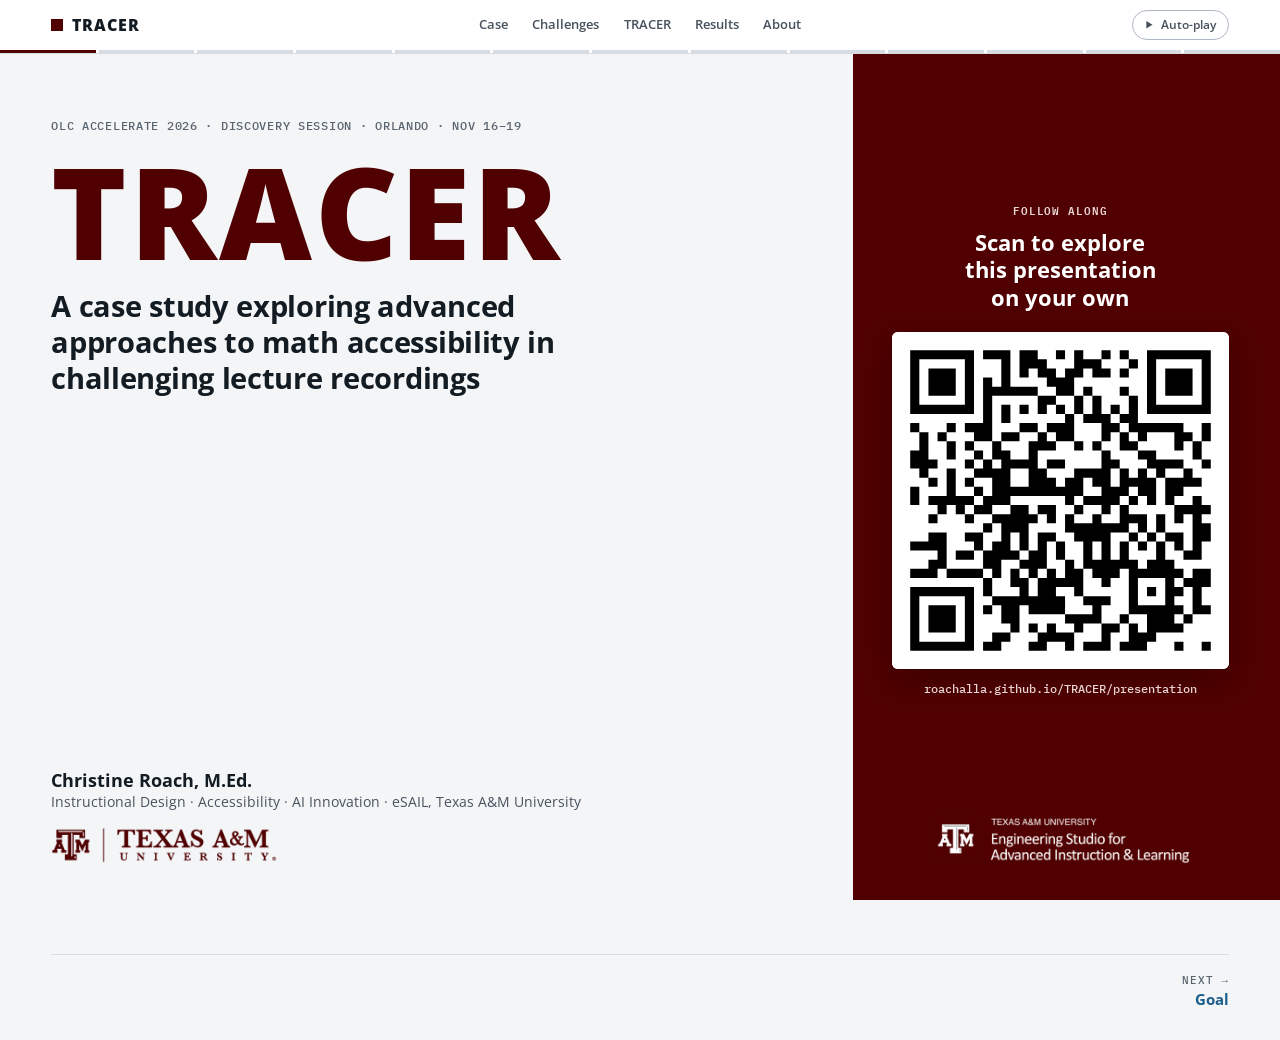
<file: docs/presentation/index.html>
<!doctype html>
<html lang="en">
<head>
<meta charset="utf-8">
<meta name="viewport" content="width=device-width, initial-scale=1, viewport-fit=cover">
<style>:root{color-scheme:light;padding-top:env(safe-area-inset-top,0px);padding-bottom:env(safe-area-inset-bottom,0px)}body{margin:0;font:14px system-ui,-apple-system,'Segoe UI',sans-serif}img{max-width:100%}[hidden]{display:none!important}</style>
<style>@font-face {
  font-family: 'IBM Plex Mono';
  font-style: normal;
  font-weight: 400;
  font-display: swap;
  src: url([data-uri]) format('woff2');
  unicode-range: U+0000-00FF, U+0131, U+0152-0153, U+02BB-02BC, U+02C6, U+02DA, U+02DC, U+0304, U+0308, U+0329, U+2000-206F, U+20AC, U+2122, U+2191, U+2193, U+2212, U+2215, U+FEFF, U+FFFD;
}
@font-face {
  font-family: 'IBM Plex Mono';
  font-style: normal;
  font-weight: 500;
  font-display: swap;
  src: url([data-uri]) format('woff2');
  unicode-range: U+0000-00FF, U+0131, U+0152-0153, U+02BB-02BC, U+02C6, U+02DA, U+02DC, U+0304, U+0308, U+0329, U+2000-206F, U+20AC, U+2122, U+2191, U+2193, U+2212, U+2215, U+FEFF, U+FFFD;
}
@font-face {
  font-family: 'IBM Plex Mono';
  font-style: normal;
  font-weight: 600;
  font-display: swap;
  src: url([data-uri]) format('woff2');
  unicode-range: U+0000-00FF, U+0131, U+0152-0153, U+02BB-02BC, U+02C6, U+02DA, U+02DC, U+0304, U+0308, U+0329, U+2000-206F, U+20AC, U+2122, U+2191, U+2193, U+2212, U+2215, U+FEFF, U+FFFD;
}
@font-face {
  font-family: 'Open Sans';
  font-style: italic;
  font-weight: 400;
  font-stretch: 100%;
  font-display: swap;
  src: url([data-uri]) format('woff2');
  unicode-range: U+0370-0377, U+037A-037F, U+0384-038A, U+038C, U+038E-03A1, U+03A3-03FF;
}
@font-face {
  font-family: 'Open Sans';
  font-style: italic;
  font-weight: 400;
  font-stretch: 100%;
  font-display: swap;
  src: url([data-uri]) format('woff2');
  unicode-range: U+0000-00FF, U+0131, U+0152-0153, U+02BB-02BC, U+02C6, U+02DA, U+02DC, U+0304, U+0308, U+0329, U+2000-206F, U+20AC, U+2122, U+2191, U+2193, U+2212, U+2215, U+FEFF, U+FFFD;
}
@font-face {
  font-family: 'Open Sans';
  font-style: normal;
  font-weight: 400 800;
  font-stretch: 100%;
  font-display: swap;
  src: url([data-uri]) format('woff2');
  unicode-range: U+0370-0377, U+037A-037F, U+0384-038A, U+038C, U+038E-03A1, U+03A3-03FF;
}
@font-face {
  font-family: 'Open Sans';
  font-style: normal;
  font-weight: 400 800;
  font-stretch: 100%;
  font-display: swap;
  src: url([data-uri]) format('woff2');
  unicode-range: U+0000-00FF, U+0131, U+0152-0153, U+02BB-02BC, U+02C6, U+02DA, U+02DC, U+0304, U+0308, U+0329, U+2000-206F, U+20AC, U+2122, U+2191, U+2193, U+2212, U+2215, U+FEFF, U+FFFD;
}</style>
<title>TRACER at OLC Accelerate</title>
<meta name="claude:viewport-fit-sides" content="cover">
<style>
/* Layout: an evidence trail. Every page reads left to right, problem -> approach -> outcome, joined by one trace line.
   Maroon is the institution (title panel, wordmark, current section). Blue is the trace: sequence and interaction.
   Green is reserved for verified results. */
:root{
  --bg:#f3f5f7; --surface:#ffffff; --sunk:#e8ecf0;
  --ink:#131b23; --mut:#47525e; --faint:#59646f;
  --line:#d6dce2; --line2:#aeb8c2;
  --maroon:#500000; --maroon-ink:#500000; --on-maroon:#ffffff; --on-maroon-mut:#e9d4d4;
  --trace:#1b5e8c; --trace-ink:#1b5e8c; --trace-soft:#e1ecf5;
  --good:#2b6c45; --good-soft:#e3efe7;
  --logo:none; --shade:rgba(10,20,30,.55);
  --display:"Open Sans","Segoe UI",system-ui,sans-serif;
  --body:"Open Sans","Segoe UI",system-ui,sans-serif;
  --mono:"IBM Plex Mono",Consolas,ui-monospace,monospace;
  --gut:clamp(16px,4vw,64px); --max:1320px; --barh:3.25rem;
}
@media (prefers-color-scheme:dark){:root:not([data-theme="light"]){
  --bg:#0e1318; --surface:#151c23; --sunk:#1c252e;
  --ink:#e6eaee; --mut:#b0bac4; --faint:#939eaa;
  --line:#26313b; --line2:#3d4a57;
  --maroon:#500000; --maroon-ink:#eaa9a9; --on-maroon:#ffffff; --on-maroon-mut:#e9d4d4;
  --trace:#3d86bd; --trace-ink:#8cc0e8; --trace-soft:#132637;
  --good:#7cc79a; --good-soft:#142a1d;
  --logo:brightness(0) invert(.92); --shade:rgba(0,0,0,.7);
  color-scheme:dark}}
:root[data-theme="dark"]{
  --bg:#0e1318; --surface:#151c23; --sunk:#1c252e;
  --ink:#e6eaee; --mut:#b0bac4; --faint:#939eaa;
  --line:#26313b; --line2:#3d4a57;
  --maroon:#500000; --maroon-ink:#eaa9a9; --on-maroon:#ffffff; --on-maroon-mut:#e9d4d4;
  --trace:#3d86bd; --trace-ink:#8cc0e8; --trace-soft:#132637;
  --good:#7cc79a; --good-soft:#142a1d;
  --logo:brightness(0) invert(.92); --shade:rgba(0,0,0,.7);
  color-scheme:dark}

*{box-sizing:border-box}
html{-webkit-text-size-adjust:100%;font-size:clamp(15px,.45vw + 9.5px,20px)}
body{margin:0;min-height:100svh;display:flex;flex-direction:column;background:var(--bg);color:var(--ink);font:400 1rem/1.55 var(--body);-webkit-font-smoothing:antialiased}
body::before{content:"";position:fixed;inset:0 0 auto;height:env(safe-area-inset-top,0px);z-index:30;background:var(--surface)}
h1,h2,h3,p,ul,ol,figure{margin:0}
h1,h2,h3{text-wrap:balance}
p,li{text-wrap:pretty}
a{color:var(--trace-ink)}
:focus-visible{outline:2px solid var(--trace);outline-offset:3px;border-radius:2px}
i.v{font-family:"Times New Roman",Georgia,serif;font-size:1.06em}
.sr{position:absolute;width:1px;height:1px;padding:0;margin:-1px;overflow:hidden;clip:rect(0,0,0,0);white-space:nowrap;border:0}
.wrap{width:100%;max-width:var(--max);margin:0 auto;padding-left:max(var(--gut),env(safe-area-inset-left,0px));padding-right:max(var(--gut),env(safe-area-inset-right,0px))}
.mono{font-family:var(--mono)}
.label{font:600 .72rem/1.3 var(--mono);letter-spacing:.08em;text-transform:uppercase;color:var(--faint)}
.label.ok{color:var(--good)}
.small{font-size:.875rem;color:var(--mut)}
mark{background:var(--trace-soft);color:inherit;padding:0 .2em;border-radius:2px}

/* ---------- top bar ---------- */
.site{position:sticky;top:env(safe-area-inset-top,0px);z-index:20;background:var(--surface);border-bottom:1px solid var(--line)}
.site .wrap{max-width:none;display:grid;grid-template-columns:minmax(0,1fr) auto minmax(0,1fr);align-items:stretch;gap:clamp(12px,2.5vw,36px);height:var(--barh)}
.site .brand{justify-self:start}
.site .ap{justify-self:end}
.brand{display:flex;align-items:center;gap:.55rem;text-decoration:none;color:var(--ink);white-space:nowrap}
.brand i{width:.8rem;height:.8rem;background:var(--maroon);display:block}
.brand span{font:800 1.05rem/1 var(--display);font-stretch:118%;letter-spacing:.06em}
.menu{display:flex;min-width:0;overflow-x:auto;scrollbar-width:none}
.menu::-webkit-scrollbar{display:none}
.menu a{display:flex;align-items:center;padding:0 .8rem;color:var(--mut);text-decoration:none;font:600 .875rem/1 var(--body);white-space:nowrap;box-shadow:inset 0 -3px 0 transparent}
.menu a:hover{color:var(--ink)}
.menu a[aria-current="page"]{color:var(--ink);box-shadow:inset 0 -3px 0 var(--maroon)}
.ap{margin:auto 0 auto auto;flex:none;height:2rem;display:inline-flex;align-items:center;gap:.4rem;padding:0 .8rem 0 .65rem;border:1px solid var(--line2);border-radius:999px;background:none;color:var(--mut);font:600 .8rem/1 var(--body);cursor:pointer}
.ap:hover,.ap[aria-pressed="true"]{color:var(--ink);border-color:var(--trace)}
.ap svg{width:.75rem;height:.75rem}
.track{display:grid;grid-auto-flow:column;grid-auto-columns:1fr;gap:3px;height:3px;background:var(--surface)}
.track i{background:var(--line);transition:background .3s}
.track i.on{background:var(--trace)}
.track i.now{background:var(--maroon)}
.site.playing .track i.now{animation:tick var(--ap-ms,25s) linear}
@keyframes tick{from{opacity:.35}to{opacity:1}}
@media (max-width:760px){.site .wrap{grid-template-columns:auto minmax(0,1fr) auto}.menu{mask-image:linear-gradient(90deg,#000 85%,transparent)}.menu a{padding:0 .6rem}.ap .apt{display:none}.ap{width:2rem;padding:0;justify-content:center}}

/* ---------- page frame ---------- */
main{flex:1;display:flex;flex-direction:column}
.page:not([hidden]){flex:1;display:flex;flex-direction:column}
.page>.wrap{flex:1;padding-block:clamp(1.75rem,5vh,3.5rem) 0}
.ph{display:grid;gap:.6rem;margin-bottom:clamp(1.75rem,5vh,3rem)}
.ph .row{display:flex;flex-wrap:wrap;align-items:baseline;gap:.4rem 1.5rem}
.ph .cnt{font:500 .72rem/1 var(--mono);color:var(--faint);letter-spacing:.08em;font-variant-numeric:tabular-nums}
.subnav{display:flex;flex-wrap:wrap;gap:.2rem 1.1rem;margin-left:auto}
.subnav a{font:600 .82rem/1.2 var(--body);color:var(--faint);text-decoration:none;padding:.3rem 0}
.subnav a:hover{color:var(--ink)}
.subnav a[aria-current="page"]{color:var(--ink);box-shadow:inset 0 -2px 0 var(--trace)}
.ph h1{font:800 clamp(2rem,3.6vw,3.4rem)/1.04 var(--display);font-stretch:112%;letter-spacing:-.015em;max-width:24ch}
.lead{font-size:clamp(1.05rem,1.4vw,1.3rem);line-height:1.5;color:var(--mut);max-width:60ch}
.lead b{color:var(--ink);font-weight:700}
@media (prefers-reduced-motion:no-preference){.page:not([hidden])>.wrap,.page:not([hidden]) .home{animation:rise .3s ease-out}@keyframes rise{from{transform:translateY(8px)}}}

/* ---------- pager ---------- */
.pager .wrap>div{display:flex;justify-content:space-between;gap:1rem;border-top:1px solid var(--line);margin-top:clamp(2.25rem,6vh,4rem);padding-block:1.2rem 2rem}
.pager a{display:grid;gap:.15rem;text-decoration:none;color:var(--ink);max-width:48%}
.pager small{font:500 .72rem/1.3 var(--mono);letter-spacing:.08em;text-transform:uppercase;color:var(--faint)}
.pager span{font:700 1rem/1.3 var(--display);font-stretch:108%}
.pager a.next{margin-left:auto;text-align:right}
.pager a.next span{color:var(--trace-ink)}
.pager a:hover span{text-decoration:underline;text-underline-offset:3px}

/* ---------- HOME ---------- */
/* Home: title two thirds, a maroon third that exists for one job: the QR code visitors scan */
.home{display:grid;grid-template-columns:minmax(0,2fr) minmax(0,1fr);min-height:calc(100svh - var(--barh) - 4px)}
.intro{display:flex;flex-direction:column;justify-content:space-between;gap:clamp(2rem,5vh,3.5rem);
  padding-block:clamp(2rem,7vh,5rem) clamp(1.5rem,4vh,2.75rem);padding-left:max(var(--gut),env(safe-area-inset-left,0px));padding-right:clamp(1.5rem,4.5vw,5rem)}
.intro .kick{font:500 .78rem/1.5 var(--mono);letter-spacing:.06em;text-transform:uppercase;color:var(--faint)}
.intro h1{font:800 clamp(4rem,10vw,9.5rem)/.9 var(--display);letter-spacing:.02em;font-kerning:normal;color:var(--maroon-ink);margin-top:1.2rem}
.intro .sub{font:700 clamp(1.4rem,2.3vw,2.25rem)/1.22 var(--display);letter-spacing:-.01em;max-width:30ch;margin-top:1.4rem}
.intro .case{display:inline-flex;align-items:center;gap:.6rem;margin-top:1.3rem;font:600 1rem/1.3 var(--body);color:var(--trace-ink)}
.intro .case::before{content:"";width:2.2rem;height:2px;background:var(--trace)}
.acro{list-style:none;padding:0;display:grid;grid-template-columns:repeat(6,minmax(0,1fr));border-top:2px solid var(--line2)}
.acro li{display:grid;gap:.15rem;padding:.9rem .5rem 0 0;font:600 clamp(.8rem,1vw,.98rem)/1.2 var(--body);color:var(--mut)}
.acro b{font:800 clamp(1.8rem,2.6vw,2.6rem)/1 var(--display);color:var(--maroon-ink)}
.who{display:flex;flex-wrap:wrap;justify-content:space-between;align-items:center;gap:1rem 2rem}
.who b{display:block;font:700 1.15rem/1.3 var(--display)}
.who span{display:block;font-size:.9rem;color:var(--mut);line-height:1.5}
.who .tamu{display:block;height:2.4rem;width:auto;filter:var(--logo)}
.panel{background:var(--maroon);color:var(--on-maroon);display:flex;flex-direction:column;justify-content:space-between;align-items:center;gap:2rem;text-align:center;
  padding-block:clamp(2rem,7vh,5rem) clamp(1.5rem,4vh,2.75rem);padding-left:clamp(1.25rem,3vw,3rem);padding-right:max(var(--gut),env(safe-area-inset-right,0px))}
.scan{display:grid;justify-items:center;gap:.8rem;width:100%;margin-block:auto}
.panel .label{color:var(--on-maroon-mut)}
.scanh{font:700 clamp(1.15rem,1.7vw,1.6rem)/1.25 var(--display);max-width:16ch}
.qrbig{width:min(100%,24rem,46vh);aspect-ratio:1;background:#fff;border-radius:6px;display:grid;place-items:center;font:500 .9rem/1 var(--mono);color:#59646f;margin-top:.6rem;box-shadow:0 10px 30px rgba(0,0,0,.25)}
.panel img{display:block;width:min(17rem,85%);height:auto}
.panel img.qrbig{width:min(100%,24rem,46vh);height:auto;padding:0;display:block}
.qrurl{font:500 .8rem/1.3 var(--mono);color:var(--on-maroon-mut);overflow-wrap:anywhere}
img.qrbox{display:block;height:auto}

/* ---------- THE CASE ---------- */
.case-grid{display:grid;grid-template-columns:minmax(0,1fr) minmax(0,1fr);gap:clamp(2rem,6vw,6rem);align-items:start}
.tiles{list-style:none;padding:0;display:grid;grid-template-columns:repeat(3,minmax(0,1fr));gap:1rem}
.tiles a{display:grid;gap:.6rem;align-content:start;min-height:6.5rem;padding:1.1rem 1.25rem;background:var(--surface);border:1px solid var(--line);border-top:3px solid var(--trace);border-radius:3px;text-decoration:none;color:var(--ink);font:700 1.2rem/1.3 var(--display)}
.tiles a:hover{border-color:var(--trace)}
.tiles span{font:500 .8rem/1 var(--mono);color:var(--trace-ink)}
/* the QR card shown in the corner of every page except Home (Home has the large one) */
.qrfix{position:fixed;z-index:15;right:max(1rem,env(safe-area-inset-right,0px));bottom:calc(1rem + env(safe-area-inset-bottom,0px));width:var(--qrw);display:grid;gap:.45rem;justify-items:center;text-align:center;
  padding:.75rem .75rem .65rem;background:var(--maroon);color:var(--on-maroon);border-radius:6px;box-shadow:0 8px 24px rgba(0,0,0,.25)}
.qrfix .qrbox{width:100%;aspect-ratio:1;background:#fff;border-radius:3px;display:grid;place-items:center;font:500 .75rem/1 var(--mono);color:#59646f}
.qrfix p{font:700 .85rem/1.25 var(--body)}
:root{--qrw:10.5rem}
body.qr .page>.wrap,body.qr .pager .wrap{padding-right:max(var(--gut),env(safe-area-inset-right,0px),calc(var(--qrw) + 2.5rem - (100vw - var(--max)) / 2))}
@media (max-width:760px){.qrfix{display:none}body.qr .page>.wrap,body.qr .pager .wrap{padding-right:max(var(--gut),env(safe-area-inset-right,0px))}}
.ph h1.big{max-width:30ch;font-size:clamp(2rem,3.4vw,3.2rem);line-height:1.12}
.ph h1 .goal{color:var(--trace-ink)}
.context{display:grid;gap:1rem;font-size:clamp(1.05rem,1.3vw,1.25rem);line-height:1.55;max-width:38rem}
.context h2{font:700 1.2rem/1.3 var(--display);margin-top:1rem;padding-top:1.2rem;border-top:3px solid var(--trace)}
.index{list-style:none;padding:0;counter-reset:c}
.index li{counter-increment:c;border-top:1px solid var(--line)}
.index li:last-child{border-bottom:1px solid var(--line)}
.index a{display:grid;grid-template-columns:2.4rem minmax(0,1fr) auto;gap:.15rem .5rem;align-items:baseline;padding:.8rem 0;text-decoration:none;color:var(--ink)}
.index a::before{content:counter(c,decimal-leading-zero);font:500 .78rem/1 var(--mono);color:var(--trace-ink);grid-row:1/3}
.index a::after{content:"→";grid-column:3;grid-row:1/3;align-self:center;color:var(--faint);transition:transform .15s}
.index a:hover::after{transform:translateX(4px);color:var(--trace-ink)}
.index h2{font:700 1.15rem/1.3 var(--display);font-stretch:106%}
.index p{grid-column:2;font-size:.9rem;color:var(--mut)}

/* ---------- challenge pages: one trace across three stages ---------- */
.flow{display:grid;grid-template-columns:minmax(0,.85fr) minmax(0,1.15fr) minmax(0,1.1fr)}
.flow.two{grid-template-columns:minmax(0,.9fr) minmax(0,1.4fr)}
.flow.wide1{grid-template-columns:minmax(0,1.45fr) minmax(0,1fr) minmax(0,1fr)}
.flow{counter-reset:st}
.stage{counter-increment:st;display:grid;gap:1rem;align-content:start;min-width:0;padding-right:clamp(1.25rem,2.8vw,3rem);border-top:3px solid var(--trace)}
.stage:last-child{padding-right:0}
.node{display:flex;align-items:center;gap:0;margin-top:calc(-1rem - 1.5px)}
.node::before{content:counter(st);width:2rem;height:2rem;border-radius:50%;background:var(--trace);color:#fff;display:grid;place-items:center;font:700 .95rem/1 var(--body);flex:none;box-shadow:0 0 0 4px var(--bg)}
.node .label{font:700 1.05rem/1.2 var(--body);letter-spacing:0;text-transform:none;color:var(--ink);background:var(--bg);padding:0 .7rem 0 .6rem}
.stage.res{border-top-color:var(--good)}
.stage.res .node::before{background:var(--good)}
.stage.res .node .label{color:var(--good)}
.stage h2{font:700 1.3rem/1.25 var(--display);font-stretch:106%;letter-spacing:-.005em}
.stage>p{font-size:.98rem}
.stage>p.small{font-size:.9rem}
.tools{list-style:none;padding:0;display:flex;flex-wrap:wrap;gap:.45rem}
.tools li{font:500 .8rem/1 var(--mono);padding:.45rem .6rem;border:1px solid var(--line2);border-radius:3px;background:var(--surface)}
.steps{list-style:none;padding:0;display:grid;gap:1rem;counter-reset:s}
.steps li{counter-increment:s;display:grid;grid-template-columns:2rem minmax(0,1fr);row-gap:.15rem}
.steps li::before{content:counter(s,decimal-leading-zero);grid-row:1/4;font:500 .78rem/1.7 var(--mono);color:var(--trace-ink)}
.steps b{font-weight:700;font-size:.98rem;line-height:1.4}
.steps p{font-size:.88rem;color:var(--mut);line-height:1.45}
.chip{justify-self:start;margin-top:.3rem;font:500 .68rem/1 var(--mono);letter-spacing:.02em;padding:.32rem .45rem;border-radius:3px;border:1px solid var(--line2);color:var(--mut);background:var(--surface)}
.chip.llm{border-color:var(--trace);color:var(--trace-ink);background:var(--trace-soft)}
.chip.human{border-color:var(--good);color:var(--good);background:var(--good-soft)}
.notes{list-style:none;padding:0;display:grid}
.notes li{padding:.7rem 0;border-top:1px solid var(--line);font-size:.95rem;line-height:1.5;color:var(--ink)}
.notes li:first-child{border-top:0;padding-top:0}
.notes b{color:var(--ink)}
.stat{display:grid;gap:.3rem}
.stat .n{font:900 clamp(3rem,6.2vw,5.4rem)/.95 var(--display);font-stretch:112%;letter-spacing:-.03em;color:var(--maroon-ink);font-variant-numeric:tabular-nums}
.stat p{font-size:1rem;max-width:30ch}
.tip{border:1px solid var(--line2);border-radius:4px;padding:.75rem .9rem;font-size:.9rem;background:var(--surface)}
.tip b{font-family:var(--mono);font-size:.72rem;letter-spacing:.08em;text-transform:uppercase;color:var(--trace-ink);display:block;margin-bottom:.2rem}

/* evidence: a reading and the source it traces to */
.ev{display:grid;gap:.25rem;border-left:2px solid var(--line2);padding:.1rem 0 .1rem .9rem}
.ev p{font-size:.98rem}
.ev.gen p{color:var(--mut)}
.ev.ok{border-left-color:var(--good)}
.ev.ok .label{color:var(--good)}
.heard{display:grid}
.heard div{display:grid;grid-template-columns:6.2rem minmax(0,1fr) 1.1rem;gap:.75rem;align-items:center;padding:.6rem 0;border-top:1px solid var(--line);font-size:.92rem}
.heard div:first-child{border-top:0;padding-top:0}
.heard b{font:500 .75rem/1.2 var(--mono);color:var(--faint)}
.heard svg{width:1.05rem;height:1.05rem}
.heard .no{color:var(--faint)}.heard .yes{color:var(--good)}
.heard .src{background:var(--good-soft);margin:0 -.5rem;padding-inline:.5rem;border-radius:3px;border-top-color:transparent}
.plain{padding-left:1.1rem;display:grid;gap:.4rem;font-size:.92rem}
.shot{all:unset;display:block;position:relative;cursor:zoom-in;border:1px solid var(--line);border-radius:3px;overflow:hidden;background:#fff}
.shot img{display:block;width:100%;height:auto}
.shot.after img{max-height:22rem;object-fit:cover;object-position:top}
.shot .zoom{position:absolute;right:.5rem;bottom:.5rem;font:500 .72rem/1 var(--mono);background:rgba(19,27,35,.85);color:#fff;border-radius:999px;padding:.4rem .6rem}
.shot:focus-visible{outline:2px solid var(--trace);outline-offset:3px}
.fig{background:#fff;border:1px solid var(--line);border-radius:3px;padding:.6rem}
.fig img{display:block;width:auto;max-width:100%;max-height:10rem;margin:0 auto}
.field{display:grid;gap:.15rem}
.field p{font-size:.92rem}
details.more{border-top:1px solid var(--line);padding-top:.75rem}
details.more summary{cursor:pointer;list-style:none;display:inline-flex;align-items:center;gap:.5rem;font:600 .9rem/1.3 var(--body);color:var(--trace-ink)}
details.more summary::-webkit-details-marker{display:none}
details.more summary::before{content:"+";font:500 1.05rem/1 var(--mono);width:.8rem}
details.more[open] summary::before{content:"–"}
details.more ul{margin:.75rem 0 0;padding-left:1.1rem;display:grid;gap:.45rem;font-size:.88rem;color:var(--mut)}
.probs{list-style:none;padding:0;counter-reset:p;display:grid}
.probs li{counter-increment:p;display:grid;grid-template-columns:1.8rem minmax(0,1fr);padding:.55rem 0;border-top:1px solid var(--line);font-size:.92rem;line-height:1.45}
.probs li:first-child{border-top:0;padding-top:0}
.probs li::before{content:counter(p);font:500 .78rem/1.6 var(--mono);color:var(--faint)}

/* ---------- TRACER ---------- */
.phases{display:grid;grid-template-columns:repeat(3,minmax(0,1fr));gap:clamp(1.5rem,3vw,3rem) clamp(1.5rem,3vw,3rem)}
.phase{display:grid;grid-template-columns:auto minmax(0,1fr);gap:.2rem 1rem;align-content:start;border-top:2px solid var(--line2);padding-top:1rem}
.phase .L{grid-row:1/4;font:900 clamp(2.8rem,4.6vw,4.4rem)/.85 var(--display);font-stretch:125%;color:var(--maroon-ink)}
.phase h2{font:700 1.2rem/1.2 var(--display);font-stretch:108%}
.phase .what{font:500 .72rem/1.3 var(--mono);letter-spacing:.06em;text-transform:uppercase;color:var(--faint)}
.phase ul{grid-column:2;list-style:none;padding:0;display:grid;gap:.7rem;margin-top:.7rem}
.phase li{display:grid;gap:.1rem;font-size:.9rem;line-height:1.45}
.phase li b{font-weight:700}
.phase li span{color:var(--mut)}
.phase .chip{margin-top:.25rem}

/* ---------- RESULTS ---------- */
.prods{display:grid;grid-template-columns:repeat(2,minmax(0,1fr));gap:1.25rem}
.prod{display:grid;gap:.6rem;align-content:start;padding:1.4rem 1.5rem 1.5rem;background:var(--surface);border:1px solid var(--line);border-radius:4px}
.prod .label{color:var(--trace-ink)}
.prod h2{font:700 1.35rem/1.25 var(--display);font-stretch:106%}
.prod p{color:var(--mut);font-size:.95rem;max-width:44ch}
.prod .thumb{max-height:13rem;margin-top:.4rem}
.prod .thumb img{object-fit:cover;object-position:top;max-height:13rem}
.btn{justify-self:start;margin-top:.5rem;font:600 .9rem/1 var(--body);background:var(--trace);color:#fff;border:0;border-radius:4px;padding:.75rem 1rem;cursor:pointer;display:inline-flex;gap:.5rem;align-items:center;text-decoration:none}
.btn:hover{filter:brightness(1.12)}
.link{all:unset;cursor:pointer;font:600 .95rem/1.3 var(--body);color:var(--trace-ink)}
.link:hover{text-decoration:underline;text-underline-offset:3px}
.link:focus-visible{outline:2px solid var(--trace);outline-offset:3px}
.figs{display:grid;grid-template-columns:repeat(3,minmax(0,1fr));border-top:2px solid var(--line2)}
.figs>div{display:grid;gap:.6rem;align-content:start;padding:1.2rem clamp(1.25rem,3vw,2.5rem) 0}
.figs>div:first-child{padding-left:0}
.figs>div+div{border-left:1px solid var(--line)}
.figs .n{font:900 clamp(2.4rem,4.4vw,4rem)/1 var(--display);font-stretch:110%;letter-spacing:-.03em;font-variant-numeric:tabular-nums}
.figs p{font-size:.92rem;color:var(--mut);max-width:28ch}
.ledger{display:grid;grid-template-columns:minmax(0,1fr) minmax(0,1fr);gap:clamp(2rem,5vw,5rem);margin-top:clamp(2.25rem,6vh,3.5rem)}
.ledger h2{font:600 .72rem/1.3 var(--mono);letter-spacing:.08em;text-transform:uppercase;color:var(--faint);padding-bottom:.6rem;border-bottom:1px solid var(--line2)}
.li{display:grid;grid-template-columns:minmax(0,1fr) auto;gap:.1rem 1.25rem;padding:.7rem 0;border-bottom:1px solid var(--line)}
.li b{font-size:.95rem;font-weight:700}
.li span{grid-column:1;font-size:.85rem;color:var(--mut)}
.li .c{grid-column:2;grid-row:1/3;align-self:center;font:500 .85rem/1 var(--mono);font-variant-numeric:tabular-nums;white-space:nowrap;text-align:right;color:var(--ink)}
.li .c.free{color:var(--good)}
.ledger .note{font-size:.8rem;color:var(--faint);margin-top:.6rem}
.ledger .link{margin-top:1.1rem;display:inline-block}

.legend{display:flex;flex-wrap:wrap;gap:.5rem 1.4rem;font-size:.85rem;color:var(--mut);margin-bottom:1.1rem}
.legend span{display:inline-flex;gap:.5rem;align-items:center}
.scroll{overflow-x:auto}
table.mx{border-collapse:collapse;width:100%;min-width:860px;font-size:.85rem}
.mx th,.mx td{padding:.75rem .5rem;border-bottom:1px solid var(--line);text-align:center;vertical-align:middle}
.mx thead th{font:500 .72rem/1.35 var(--mono);color:var(--mut);vertical-align:bottom}
.mx tr.grp th{font:600 .72rem/1.3 var(--mono);letter-spacing:.08em;text-transform:uppercase;color:var(--ink);text-align:left;border-bottom:2px solid var(--line2);padding-left:.75rem}
.mx tr.grp td{border-bottom:0}
.mx .by{background:var(--sunk)}
.mx th.p{text-align:left;min-width:13rem;padding-left:0}
.mx tbody th.p{font-weight:700}
.mx tbody th.p small{display:block;font-weight:400;font-size:.75rem;color:var(--faint)}
.mx tr.ours{background:var(--trace-soft)}
.mx tr.ours th.p{color:var(--trace-ink);padding-left:.6rem}
.dot{display:inline-block;width:.85rem;height:.85rem;border-radius:50%;vertical-align:middle}
.d-y{background:var(--trace)}
.d-p{border:2px solid var(--trace);background:linear-gradient(90deg,var(--trace) 50%,transparent 50%)}
.d-n{border:1.5px solid var(--faint)}
.d-u{border:1.5px dotted var(--faint)}
.foot{font-size:.8rem;color:var(--faint);margin-top:.9rem}

/* ---------- ABOUT ---------- */
.about{display:grid;grid-template-columns:minmax(0,1fr) minmax(0,1fr);gap:clamp(2rem,7vw,7rem);align-items:start}
.about h2{font:800 clamp(1.9rem,3.4vw,3rem)/1.08 var(--display);font-stretch:110%;letter-spacing:-.02em;margin-top:.6rem}
.about .role{color:var(--mut);margin-top:.6rem}
.about{grid-template-columns:minmax(0,1.45fr) minmax(0,1fr);row-gap:2.5rem}
.namerow{display:grid;grid-template-columns:auto minmax(0,1fr);gap:1.5rem 2rem;align-items:center}
.namerow .vcard{margin-top:0;grid-template-columns:auto;justify-items:center;text-align:center;max-width:9rem}
.namerow h2{font-size:clamp(1.6rem,2vw,2.05rem);white-space:nowrap}
.aboutfoot{grid-column:1/-1;display:flex;flex-wrap:wrap;justify-content:space-between;align-items:flex-end;gap:2rem;border-top:1px solid var(--line);padding-top:1.5rem}
.aboutfoot .collab{margin:0;padding:0;border:0;flex:1 1 0;min-width:min(100%,20rem)}
.aboutfoot .plate{flex:none}
.aboutfoot .collab p{max-width:none}
.plate{display:inline-block;background:var(--maroon);padding:.9rem 1.1rem;border-radius:3px}
@media (max-width:860px){.namerow h2{white-space:normal}}
.plate img{display:block;width:min(17rem,60vw);height:auto}
.collab{margin-top:2.2rem;padding-top:1.5rem;border-top:1px solid var(--line)}
.collab h3{font:700 1.2rem/1.3 var(--display);font-stretch:106%}
.collab p{color:var(--mut);margin-top:.4rem;max-width:46ch}
.contacts a,.contacts .r{display:grid;grid-template-columns:5.8rem minmax(0,1fr) auto;gap:.75rem;align-items:baseline;padding:.85rem 0;border-top:1px solid var(--line);color:var(--ink);text-decoration:none}
.contacts>:last-child{border-bottom:1px solid var(--line)}
.contacts .k{font:500 .72rem/1.3 var(--mono);letter-spacing:.08em;text-transform:uppercase;color:var(--faint)}
.contacts .v{font-weight:600;overflow-wrap:anywhere}
.contacts .go{color:var(--faint)}
.contacts a:hover .v{color:var(--trace-ink);text-decoration:underline;text-underline-offset:3px}
.vcard{display:grid;grid-template-columns:auto minmax(0,1fr);gap:1.25rem;align-items:center;margin-top:1.75rem}
.vcard img{width:8.25rem;height:8.25rem;border-radius:3px;background:#fff;padding:.25rem;display:block}
.vcard b{display:block}
.vcard p{font-size:.9rem;color:var(--mut)}

/* ---------- dialogs ---------- */
dialog{border:0;border-radius:6px;padding:0;width:min(40rem,calc(100vw - 32px));max-height:calc(100svh - 48px);background:var(--surface);color:var(--ink);box-shadow:0 24px 64px rgba(0,0,0,.3)}
dialog.big{width:min(76rem,calc(100vw - 32px))}
dialog::backdrop{background:var(--shade)}
.dlg{padding:1.4rem 1.6rem 1.7rem;display:grid;gap:1.1rem}
.dlg header{display:flex;justify-content:space-between;align-items:start;gap:.75rem}
.dlg h3{font:700 1.3rem/1.25 var(--display);font-stretch:106%}
.x2{font:400 1.6rem/1 var(--body);background:none;border:0;color:var(--faint);cursor:pointer;padding:0 .25rem}
.x2:hover{color:var(--ink)}
.hx{display:flex;align-items:center;gap:1rem;font-size:.9rem}
.bars{display:grid;gap:.55rem}
.bar{display:grid;grid-template-columns:10rem minmax(0,1fr) 3.2rem;gap:.9rem;align-items:center;font-size:.9rem}
.bar .tr{height:.6rem;background:var(--sunk);border-radius:2px}
.bar .fill{height:100%;background:var(--trace);border-radius:2px;min-width:2px}
.bar .v{text-align:right;font:500 .85rem/1 var(--mono);font-variant-numeric:tabular-nums}
.soon{min-height:50vh;display:grid;place-items:center;border:1.5px dashed var(--line2);border-radius:4px;color:var(--faint);font:500 .85rem/1 var(--mono)}
img.full{display:block;width:100%;height:auto;max-height:76vh;object-fit:contain;background:#fff;border-radius:3px}
.sbs{display:grid;grid-template-columns:minmax(0,1fr) minmax(0,1.1fr);gap:1.5rem;align-items:start}
.vid{display:block;width:100%;aspect-ratio:16/9;max-width:100%;margin-top:.5rem;background:#000;border-radius:4px}
.src{font-size:.8rem;color:var(--mut);margin-top:.5rem}
iframe.book,iframe.rv{display:block;width:100%;margin-top:.5rem;border:1px solid var(--line);border-radius:4px;background:#fff}
iframe.book{height:min(68vh,45rem)}
iframe.rv{height:min(74vh,52rem);margin-top:0}
.pages{display:grid;gap:.75rem;max-height:min(68vh,48rem);overflow:auto;padding:.75rem;background:var(--sunk);border-radius:4px}
.pages img{display:block;width:min(100%,45rem);height:auto;margin:0 auto;box-shadow:0 1px 4px rgba(0,0,0,.18)}

/* ---------- responsive ---------- */
@media (max-width:1000px){
  .flow,.flow.two,.flow.wide1{grid-template-columns:1fr}
  .stage{padding-right:0;padding-bottom:1.75rem}
  .phases{grid-template-columns:repeat(2,minmax(0,1fr))}
}
@media (max-width:860px){
  .home{grid-template-columns:1fr;min-height:0}
  .panel{padding-left:max(var(--gut),env(safe-area-inset-left,0px))}
  .scan{display:none}
  .intro{padding-right:max(var(--gut),env(safe-area-inset-right,0px))}
  .acro{grid-template-columns:repeat(3,minmax(0,1fr));row-gap:1rem}
  .case-grid,.prods,.ledger,.about,.sbs{grid-template-columns:1fr}
  .tiles{grid-template-columns:repeat(2,minmax(0,1fr))}
  .figs{grid-template-columns:1fr;border-top:0}
  .figs>div{padding:1rem 0;border-top:1px solid var(--line)}.figs>div+div{border-left:0}
  .subnav{margin-left:0;width:100%}
  .bar{grid-template-columns:7.5rem minmax(0,1fr) 3rem}
}
@media (max-width:600px){
  .phases{grid-template-columns:1fr}
  .facts div{grid-template-columns:1fr;gap:.2rem}
  .contacts a,.contacts .r{grid-template-columns:4.5rem minmax(0,1fr) auto}
  .vcard{grid-template-columns:1fr}
}
</style>
</head>
<body>
<svg width="0" height="0" style="position:absolute" aria-hidden="true">
  <symbol id="i-play" viewBox="0 0 24 24" fill="currentColor"><path d="M7 4l13 8-13 8z"/></symbol>
  <symbol id="i-pause" viewBox="0 0 24 24" fill="currentColor"><rect x="6" y="4" width="4" height="16" rx="1"/><rect x="14" y="4" width="4" height="16" rx="1"/></symbol>
  <symbol id="i-no" viewBox="0 0 24 24" fill="none" stroke="currentColor" stroke-width="2" stroke-linecap="round"><circle cx="12" cy="12" r="10"/><path d="M8 8l8 8M16 8l-8 8"/></symbol>
  <symbol id="i-yes" viewBox="0 0 24 24" fill="none" stroke="currentColor" stroke-width="2" stroke-linecap="round" stroke-linejoin="round"><circle cx="12" cy="12" r="10"/><path d="M7 12.5l3.5 3.5L17 9"/></symbol>
</svg>

<header class="site" id="site">
  <div class="wrap">
    <a class="brand" href="#home"><i aria-hidden="true"></i><span>TRACER</span></a>
    <nav class="menu" aria-label="Sections" id="menu"></nav>
    <button type="button" class="ap" id="ap" aria-pressed="false" aria-label="Auto-play: go to the next page every 25 seconds" title="Auto-play: go to the next page every 25 seconds"><svg aria-hidden="true"><use href="#i-play"/></svg><span class="apt">Auto-play</span></button>
  </div>
  <div class="track" id="track" aria-hidden="true"></div>
</header>

<main>

<!-- HOME -->
<section class="page" id="p-home" data-title="Home">
  <div class="home">
    <div class="intro">
      <div>
        <p class="kick">OLC Accelerate 2026 · Discovery Session · Orlando · Nov 16–19</p>
        <h1>TRACER<span class="sr">:</span></h1>
        <p class="sub">A case study exploring advanced approaches to math accessibility in challenging lecture recordings</p>
      </div>
      <div class="who">
        <div>
          <b>Christine Roach, M.Ed.</b>
          <span>Instructional Design · Accessibility · AI Innovation · eSAIL, Texas A&amp;M University</span>
        </div>
        <img class="tamu" src="assets/tamu-logo.png" alt="Texas A&amp;M University">
      </div>
    </div>
    <div class="panel">
      <div class="scan">
        <p class="label">Follow along</p>
        <p class="scanh">Scan to explore this presentation on your own</p>
        <img class="qrbig" src="assets/site-qr.svg" alt="QR code for this presentation: roachalla.github.io/TRACER/presentation">
        <p class="qrurl">roachalla.github.io/TRACER/presentation</p>
      </div>
      <img src="assets/esail-logo.png" alt="Texas A&amp;M University, Engineering Studio for Advanced Instruction &amp; Learning (eSAIL)">
    </div>
  </div>
</section>

<!-- THE CASE -->
<section class="page" id="p-goal" data-title="Goal" data-h1="&lt;span class=&quot;goal&quot;&gt;Goal:&lt;/span&gt; Create accessible transcripts from complex lecture recordings, without losing the instructor's voice." data-short="Case" hidden>
<div class="wrap">
  <h2 class="label" style="margin-bottom:.9rem">Challenges</h2>
  <ol class="tiles">
    <li><a href="#sound"><span>01</span>Audio enhancement</a></li>
    <li><a href="#captions"><span>02</span>Caption accuracy</a></li>
    <li><a href="#handwriting"><span>03</span>Handwritten derivations</a></li>
    <li><a href="#figures"><span>04</span>Drawings and diagrams</a></li>
    <li><a href="#mathimg"><span>05</span>Agentic reconstruction</a></li>
    <li><a href="#fidelity"><span>06</span>Content fidelity</a></li>
  </ol>
</div>
</section>

<!-- AUDIO -->
<section class="page" id="p-sound" data-title="Audio enhancement" data-short="Audio" hidden>
<div class="wrap">
  <div class="flow two">
    <div class="stage">
      <div class="node"><span class="label">What I tried</span></div>
      <p>First, I tried audio enhancement with:</p>
      <ul class="plain">
        <li>Descript Studio Sound</li>
        <li>Adobe Audition</li>
        <li>Resemble Enhance</li>
        <li>Adobe Podcast Enhance (now Audio Enhance in Adobe Firefly)</li>
      </ul>
    </div>
    <div class="stage">
      <div class="node"><span class="label">Outcome</span></div>
      <p>Adobe Podcast Enhance improved sound quality noticeably; the others were not able to remediate it. But captions remained problematic.</p>
    </div>
  </div>
</div>
</section>

<!-- CAPTIONS -->
<section class="page" id="p-captions" data-title="Caption accuracy" data-short="Captions" hidden>
<div class="wrap">
  <div class="flow">
    <div class="stage">
      <div class="node"><span class="label">Problem</span></div>
      <h2>Challenging transcripts</h2>
      <p>Room noise, microphone quality, the instructor's accent and complex content all contributed to very low accuracy captions.</p>
    </div>
    <div class="stage">
      <div class="node"><span class="label">What I tried</span></div>
      <ol class="steps">
        <li><b>Comparing different online transcription tools</b><p>YuJa, Clipchamp, YouTube</p></li>
        <li><b>Comparing local speech engines</b><p>Whisper, Parakeet, Qwen</p></li>
        <li><b>Creating a script to combine transcripts to increase accuracy</b></li>
      </ol>
      <ul class="notes">
        <li>None of the speech engines could independently reach a workable level of accuracy.</li>
        <li>Adding an LLM loop to compare and resolve gaps improved accuracy a great deal, but introduced inaccuracies and hallucinations.</li>
      </ul>
    </div>
    <div class="stage res">
      <div class="node"><span class="label">Result</span></div>
      <h2>The slide settles what the audio can't</h2>
      <div class="heard">
        <div><b>Parakeet</b><span>“minus H fluxant. <mark>Twenty six six two</mark>”<span class="sr"> (wrong)</span></span><svg aria-hidden="true" class="no"><use href="#i-no"/></svg></div>
        <div><b>Whisper</b><span>“minus h minus h flux and <mark>0.662</mark>”<span class="sr"> (wrong)</span></span><svg aria-hidden="true" class="no"><use href="#i-no"/></svg></div>
        <div><b>Qwen3-ASR</b><span>“minus h plus <mark>seven point six two</mark>”<span class="sr"> (matches the slide)</span></span><svg aria-hidden="true" class="yes"><use href="#i-yes"/></svg></div>
        <div class="src"><b>Slide</b><span><i class="v">z</i><sub>2</sub> = −<i class="v">h</i> + 7.62 (m)<span class="sr"> (the evidence)</span></span><svg aria-hidden="true" class="yes"><use href="#i-yes"/></svg></div>
      </div>
      <div class="ev ok"><p class="label">Final decision</p><p>“The first is at <i class="v">z</i><sub>1</sub> = −<i class="v">h</i> and the second is at <i class="v">z</i><sub>2</sub> = −<i class="v">h</i> + 7.62 m.”</p></div>
    </div>
  </div>
</div>
</section>

<!-- HANDWRITING -->
<section class="page" id="p-handwriting" data-title="Handwritten derivations" data-short="Handwriting" hidden>
<div class="wrap">
  <div class="flow">
    <div class="stage">
      <div class="node"><span class="label">Problem</span></div>
      <h2>Complex slides challenge OCR</h2>
      <p>Each slide layers typed text, black handwritten derivations and red annotations: circles, arrows, strike-throughs.</p>
      <p class="small">OCR alone struggled with red ink and with telling the layers apart. Scanning each frame with vision was prohibitively expensive.</p>
    </div>
    <div class="stage">
      <div class="node"><span class="label">Approach</span></div>
      <ol class="steps">
        <li><b>Programmatically select frames</b><p>Keep the last frame before each change. The video is sampled every 20 seconds; a frame is kept when the next one differs, so each finished state is captured once.</p><span class="chip">Deterministic · ffmpeg + OpenCV</span></li>
        <li><b>Scan symbols and numbers using OCR</b><p>Mathpix is about 40% cheaper than Claude vision.</p><span class="chip">Mathpix API</span></li>
        <li><b>Use LLM vision in a comprehension pass</b><p>Boost the OCR accuracy. The vision reader's equations are published; Mathpix is the character-level cross-check.</p><span class="chip llm">LLM vision · Claude Sonnet</span></li>
        <li><b>Cross-check the two readings</b><p>About 70% agree and are used as they are (112 of 159 equations across three lectures). The remaining 30% are re-read against the slide, other video frames and the instructor's words; only what can't be settled goes to designer and SME review, with both readings shown.</p><span class="chip">Deterministic · Python</span></li>
        <li><b>Repair questioned equations</b><p>Re-read against the slide; a second model confirms. The repair loop keeps the instructor's own slips; it only fixes misreadings.</p><span class="chip llm">LLM · Claude Sonnet + Haiku</span></li>
      </ol>
    </div>
    <div class="stage res">
      <div class="node"><span class="label">Result</span></div>
      <h2>Reads annotations in context</h2>
      <p class="label">Before: the slide</p>
      <button type="button" class="shot" data-open="dlg-typed" aria-label="Enlarge the slide"><img src="assets/before-slide.jpg" alt="Handwritten derivation on a digital whiteboard: the velocity potential and surface elevation for waves on finite depth, with arrows, boxed results and terms written over earlier ones."><span class="zoom">Enlarge</span></button>
      <p class="label ok">After: TRACER's output, unedited</p>
      <button type="button" class="shot after" data-open="dlg-after" aria-label="Enlarge TRACER's output"><img src="assets/after-textbook.png" alt="TRACER's textbook section for this slide, 'Applying the bottom condition to the potential': each step of the derivation as numbered, typeset equations with a sentence explaining each one."><span class="zoom">Enlarge</span></button>
      <p class="small">Demo lecture: NPTEL (IIT Bombay), Lecture 41, gravity waves on water of finite depth.</p>
    </div>
  </div>
  <dialog id="dlg-after" class="big" aria-labelledby="dlg-after-h"><div class="dlg">
    <header><h3 id="dlg-after-h">TRACER's output for this slide, unedited</h3><button class="x2" type="button" data-close aria-label="Close">×</button></header>
    <img class="full" src="assets/after-textbook.png" alt="TRACER's textbook section for this slide, 'Applying the bottom condition to the potential': each step of the derivation as numbered, typeset equations with a sentence explaining each one.">
  </div></dialog>
  <dialog id="dlg-typed" class="big" aria-labelledby="dlg-typed-h"><div class="dlg">
    <header><h3 id="dlg-typed-h">The slide: velocity potential for finite depth</h3><button class="x2" type="button" data-close aria-label="Close">×</button></header>
    <img class="full" src="assets/before-slide.jpg" alt="Handwritten derivation on a digital whiteboard: the velocity potential and surface elevation for waves on finite depth, with arrows, boxed results and terms written over earlier ones.">
  </div></dialog>
</div>
</section>

<!-- FIGURES -->
<section class="page" id="p-figures" data-title="Drawings and diagrams" data-short="Figures" hidden>
<div class="wrap">
  <div class="flow">
    <div class="stage">
      <div class="node"><span class="label">Problem</span></div>
      <h2>Which marks matter?</h2>
      <p>Drawings raised several challenges:</p>
      <ol class="probs">
        <li>Drawings must be identified and extracted from the video. Automated passes may skip some figures and include others more than once.</li>
        <li>Each graphic must be placed at the right point in the transcript.</li>
        <li>Items that should be transcribed were sometimes captured as images, most often equations, so the pipeline screens for them.</li>
        <li>Unguided LLM descriptions do not meet my criteria for STEM long descriptions, so the model needed specific guidance.</li>
      </ol>
    </div>
    <div class="stage">
      <div class="node"><span class="label">Approach</span></div>
      <ol class="steps">
        <li><b>Find and crop figures</b><p>Repeated crops are removed automatically.</p><span class="chip">Mathpix API + deterministic</span></li>
        <li><b>Describe in context</b><p>The crop, the slide text and the instructor's words.</p><span class="chip llm">LLM vision · Claude Sonnet</span></li>
        <li><b>Apply our description guide</b><p>Decorative, alt text only, or a layered long description.</p><span class="chip">In-house long-description guide</span></li>
        <li><b>Turn drawn equations into math</b><p>Equations drawn as images become real math.</p><span class="chip llm">LLM vision · Claude Sonnet</span></li>
        <li><b>Identify issues that can't be resolved with a high level of confidence and list them for manual review</b><span class="chip human">Review page</span></li>
      </ol>
    </div>
    <div class="stage res">
      <div class="node"><span class="label">Result: TRACER's output, unedited</span></div>
      <h2>Described with the lecture's context</h2>
      <div class="fig"><img src="assets/figure-l41.jpg" alt="Sketch of a wavy free surface over a flat bottom, showing wavelength λ at the surface and water depth H to the bed. Long description below."></div>
      <div class="field"><p class="label">Alt text</p><p>Sketch of a wavy free surface over a flat bottom, showing wavelength <i class="v">λ</i> at the surface and water depth <i class="v">H</i> to the bed. Long description below.</p></div>
      <div class="field"><p class="label">Caption</p><p>Figure 1. Definition sketch of surface waves of wavelength <i class="v">λ</i> on a pool of finite depth <i class="v">H</i> above a flat bed.</p></div>
      <details class="more"><summary>Long description</summary><ul>
        <li>Hand-drawn definition sketch: a wavy water surface at the top, a flat hatched bottom, and a vertical depth <i class="v">H</i> between them.</li>
        <li>Top: a wavy line is the free surface. A short double-headed horizontal arrow spanning one wave, labelled <i class="v">λ</i>, marks the wavelength.</li>
        <li>Bottom: a slightly sloping straight line with short hatch marks below it represents the solid bed.</li>
        <li>Middle: a long double-headed vertical arrow runs from the surface down to the bed, labelled <i class="v">H</i>, marking the water depth.</li>
        <li>The wavelength is drawn very small compared with the depth <i class="v">H</i> in the sketch.</li>
        <li>A partly cut-off handwritten mark at the bottom right edge is unreadable.</li>
      </ul></details>
      <p class="small">Demo lecture: NPTEL (IIT Bombay), Lecture 41.</p>
    </div>
  </div>
</div>
</section>

<!-- ONE AGENT -->
<section class="page" id="p-mathimg" data-title="Agentic reconstruction" data-short="Reconstruction" hidden>
<div class="wrap">
  <div class="flow two">
    <div class="stage">
      <div class="node"><span class="label">What I tried</span></div>
      <p>I also attempted delegating transcript reconstruction and modality conversion in its entirety to an agentic workflow to see how well it handled this challenge without my direction. I initially attempted reconstruction and conversion in Claude Desktop, Gemini Desktop and ChatGPT Desktop.</p>
    </div>
    <div class="stage">
      <div class="node"><span class="label">Outcome</span></div>
      <ul class="notes">
        <li>Gemini completely failed, but Claude and ChatGPT Desktop easily recreated and converted video content to HTML or Word document formats, regenerating poor-quality graphics, creating long descriptions and encoding math accurately and accessibly.</li>
        <li>However, they were unable to accurately transcribe audio or combine visuals with the transcript in a logical and coherent order.</li>
        <li>Also, this process was expensive and a bit unpredictable. One run of a 12-minute video in Claude Code used 5% of my weekly Pro quota. Both Claude and ChatGPT took liberties to install and run things on the GPU without consulting me, sometimes installing things that were already installed.</li>
        <li><b>Reconstruction attempts were fabricating anywhere from 60 to 100% of the video narration, based on the video images. This approach may work for lower-level courses, but for highly specialized and complex content, these products were not viable due to loss of content integrity.</b></li>
      </ul>
      <p class="tip"><b>Tip</b>Use Plan mode, so you are aware of and agree with how the agent plans to accomplish the task.</p>
    </div>
  </div>
</div>
</section>

<!-- FIDELITY -->
<section class="page" id="p-fidelity" data-title="Content fidelity" data-short="Fidelity" hidden>
<div class="wrap">
  <div class="flow wide1">
    <div class="stage">
      <div class="node"><span class="label">Problem</span></div>
      <h2>Reconstruction pulls toward the generic</h2>
      <p class="small">I work with STEM professors who are renowned experts in their field. Each of these instructors has a unique teaching “fingerprint”: a combination of their experience and insight, the terminology they use to describe their field, and the method or approach they take to certain types of problems. Their language carries their expertise.</p>
      <p class="small">LLMs predict likely continuations based on their training data, which may include out-of-date textbooks or papers from other experts. When reconstructing or converting transcripts, if not given strict guardrails, the LLM will introduce terminology and sequencing that is not representative of the instructor's “fingerprint”.</p>
      <p class="small">My process introduces multiple levels of audits, reviews and blind readers, to ensure the product is as close to the instructor's original language and reasoning as the evidence allows.</p>
    </div>
    <div class="stage">
      <div class="node"><span class="label">Approach</span></div>
      <ol class="steps">
        <li><b>Write only from evidence</b><p>Every sentence cites its transcript or slide source.</p><span class="chip llm">LLM · Claude Sonnet</span></li>
        <li><b>Check every sentence</b><p>Numbers and quotes must match the cited source.</p><span class="chip">Deterministic · Python</span></li>
        <li><b>Audit for additions</b><p>A separate model flags anything the instructor did not say.</p><span class="chip llm">LLM · Claude Haiku</span></li>
        <li><b>Peer review and repair</b><p>An expert-level read; questioned equations are re-checked.</p><span class="chip llm">LLM · Claude Sonnet + Haiku</span></li>
        <li><b>Expert sign-off</b><p>A short, evidence-backed list instead of a re-watch.</p><span class="chip human">Instructor + designer</span></li>
      </ol>
    </div>
    <div class="stage res">
      <div class="node"><span class="label">Result</span></div>
      <h2>Keeps the instructor's words</h2>
      <div class="ev"><p class="label">Instructor, in the lecture</p><p>“pd max can be obtained when eta … eta is maximum, eta max.”</p></div>
      <div class="ev gen"><p class="label">General-purpose AI</p><p>“The dynamic pressure it records oscillates inside an <mark>envelope</mark> whose largest amplitude is 4700 N/m² …”</p></div>
      <div class="ev ok"><p class="label">TRACER</p><p>“The maximum dynamic pressure can be obtained when <i class="v">η</i> is at its maximum.”</p></div>
      <p class="small">“Envelope” is correct physics, but it is not the instructor's word.</p>
    </div>
  </div>
</div>
</section>

<!-- TRACER -->
<section class="page" id="p-tracer" data-title="TRACER: bringing it together" data-short="TRACER" hidden>
<div class="wrap">
  <p class="lead" style="margin-bottom:clamp(1.5rem,4vh,2.5rem)"><b>TRACER</b> brings each of these solutions together into one automated pipeline, so the videos for an entire course can be batch-processed.</p>
  <div class="phases">
    <div class="phase"><span class="L" aria-hidden="true">T</span><h2>Transcribe</h2><p class="what">Three engines, locally</p>
      <ul><li><b>Three speech engines</b><span>Each transcribes the audio independently, on a local GPU.</span><span class="chip">Whisper large-v3 · Qwen3-ASR 1.7B · Parakeet TDT 0.6B v3</span></li>
          <li><b>Separate speakers</b><span>Longer student stretches are set aside, so a student's words are never attributed to the instructor.</span><span class="chip">SpeechBrain</span></li></ul></div>
    <div class="phase"><span class="L" aria-hidden="true">R</span><h2>Reconstruct</h2><p class="what">Sources settle each other</p>
      <ul><li><b>Read the slides twice</b><span>Smart frame capture, then OCR for symbols and a vision reader for meaning.</span><span class="chip llm">Mathpix API · LLM vision (Claude Sonnet)</span></li>
          <li><b>Settle the transcript</b><span>Rules first; an agent decides the rest with slide evidence; a second model verifies.</span><span class="chip llm">Deterministic · LLM (Claude Sonnet + Haiku)</span></li>
          <li><b>Write the chapter</b><span>From the settled transcript and slide images; every sentence cites its source.</span><span class="chip llm">LLM (Claude Sonnet)</span></li></ul></div>
    <div class="phase"><span class="L" aria-hidden="true">A</span><h2>Audit</h2><p class="what">Reviewers and repair loops</p>
      <ul><li><b>Deterministic checks</b><span>Numbers, quotes, sources, provenance and dropped content.</span><span class="chip">Deterministic (Python script)</span></li>
          <li><b>Evidence auditor</b><span>Flags anything the instructor did not say.</span><span class="chip llm">LLM (Claude Haiku)</span></li>
          <li><b>Peer reviewer + equation repair</b><span>Reads the finished chapter; questioned equations are re-read against the slide.</span><span class="chip llm">LLM (Claude Sonnet + Haiku)</span></li></ul></div>
    <div class="phase"><span class="L" aria-hidden="true">C</span><h2>Caption</h2><p class="what">Corrected captions</p>
      <ul><li><b>Captions</b><span>WebVTT captions from the corrected transcript.</span><span class="chip">Deterministic</span></li>
          <li><b>Transcript</b><span>Clean, time-stamped transcript with student lines labeled.</span><span class="chip">Deterministic</span></li></ul></div>
    <div class="phase"><span class="L" aria-hidden="true">E</span><h2>Encode</h2><p class="what">Accessible formats</p>
      <ul><li><b>Web chapter</b><span>MathML that screen readers can speak.</span><span class="chip">latex2mathml · MathJax</span></li>
          <li><b>Word document</b><span>Editable Word equations.</span><span class="chip">pandoc</span></li>
          <li><b>Figures</b><span>Alt text, captions and layered long descriptions.</span><span class="chip llm">LLM vision (Claude Sonnet)</span></li></ul></div>
    <div class="phase"><span class="L" aria-hidden="true">R</span><h2>Review</h2><p class="what">Expert sign-off</p>
      <ul><li><b>Review page</b><span>The chapter beside each slide, with flagged passages highlighted and a short “For you to check” list per section.</span><span class="chip human">Instructor + designer</span></li>
          <li><b>Audit trail</b><span>Every sentence with its sources, every transcript fix with its evidence, every paid call.</span><span class="chip">Deterministic</span></li></ul></div>
  </div>
</div>
</section>

<!-- PRODUCTS -->
<section class="page" id="p-products" data-title="Output" data-short="Output" hidden>
<div class="wrap">
  <div class="prods">
    <div class="prod"><h2>The desktop app</h2><p>Choose videos, pick outputs, see the time and cost estimate, press Start.</p><button type="button" class="shot thumb" data-open="dlg-ui" aria-label="Enlarge the app screenshot"><img src="assets/app.png" alt="The TRACER desktop app: five numbered steps (videos, video type, what to make, where to save results, API keys), a spending limit and a Start button."><span class="zoom">Enlarge</span></button></div>
    <div class="prod"><h2>Accessible Word transcript</h2><p>Editable Word file with native equations that screen readers can speak.</p><button type="button" class="shot thumb" data-open="dlg-word" aria-label="Preview the Word file"><img src="l41/word/page1.png" alt="First page of the Word file: the chapter title, learning objectives and opening text."><span class="zoom">Preview all pages</span></button></div>
    <div class="prod"><h2>Before and after</h2><p>The original lecture video beside the reconstructed HTML textbook chapter.</p><button type="button" class="btn" data-open="dlg-ba">Open side by side</button></div>
    <div class="prod"><h2>Review page</h2><p>Where the instructor and designer confirm the flagged items, each with its evidence.</p><button type="button" class="btn" data-open="dlg-rv">Open the review page</button></div>
  </div>
  <dialog id="dlg-ba" class="big" aria-labelledby="dlg-ba-h"><div class="dlg">
    <header><h3 id="dlg-ba-h">Before and after</h3><button class="x2" type="button" data-close aria-label="Close">×</button></header>
    <div class="sbs">
      <div><p class="label">Representative video for demo purposes · audio degraded for the demo</p>
        <video class="vid" controls preload="metadata" src="l41/source.mp4"><track id="l41trk" kind="captions" srclang="en" label="English (TRACER captions, draft)" default></video>
        <p class="src">NPTEL (IIT Bombay), Lecture 41: Gravity waves on water of finite depth · 11 min. Captions are TRACER's draft, not yet reviewed.</p></div>
      <div><p class="label">TRACER output · textbook chapter, unedited</p><iframe class="book" data-src="l41/textbook/index.html" title="TRACER textbook chapter: Gravity waves on water of finite depth"></iframe></div>
    </div>
  </div></dialog>
  <dialog id="dlg-word" class="big" aria-labelledby="dlg-word-h"><div class="dlg">
    <header><h3 id="dlg-word-h">Accessible Word transcript</h3><button class="x2" type="button" data-close aria-label="Close">×</button></header>
    <div class="pages" tabindex="0" role="region" aria-label="Word file pages, scrollable" id="wordpages"></div>
    <button type="button" class="btn" id="l41dl" hidden>Download the Word file (.docx)</button>
    <a class="btn" id="l41link" href="l41/word/TRACER-L41-textbook.docx" download hidden>Download the Word file (.docx)</a>
  </div></dialog>
  <dialog id="dlg-ui" class="big" aria-labelledby="dlg-ui-h"><div class="dlg">
    <header><h3 id="dlg-ui-h">The TRACER desktop app</h3><button class="x2" type="button" data-close aria-label="Close">×</button></header>
    <img class="full" src="assets/app.png" alt="The TRACER desktop app: five numbered steps (videos, video type, what to make, where to save results, API keys), a spending limit and a Start button.">
  </div></dialog>
  <dialog id="dlg-rv" class="big" aria-labelledby="dlg-rv-h"><div class="dlg">
    <header><h3 id="dlg-rv-h">Review page</h3><span class="hx"><a href="l41/review/index.html" target="_blank" rel="noopener">Open in a new tab ↗</a><button class="x2" type="button" data-close aria-label="Close">×</button></span></header>
    <iframe class="rv" data-src="l41/review/index.html" title="TRACER review page for Lecture 41"></iframe>
  </div></dialog>
</div>
</section>

<!-- COST -->
<section class="page" id="p-tools" data-title="Tools and cost" data-short="Cost" hidden>
<div class="wrap">
  <div class="figs">
    <div><span class="n">$0.07</span><p>per video minute for the full textbook, on average (about $0.05 to $0.08, depending on audio quality)</p></div>
    <div><span class="n">$0.035</span><p>per video minute for the transcript and captions only</p></div>
    <div><span class="n">86 s</span><p>of processing per video minute, on one workstation GPU</p></div>
  </div>
  <div class="ledger">
    <div>
      <h2>Paid services</h2>
      <div class="li"><b>Mathpix API</b><span>OCR for handwriting and math on slides</span><span class="c">≈ $0.002 / frame</span></div>
      <div class="li"><b>Claude Sonnet</b><span>Slides, disagreements, writing, peer review</span><span class="c">$2 / $10 per M tokens</span></div>
      <div class="li"><b>Claude Haiku</b><span>Simple audits and verifications</span><span class="c">$0.10 / $0.50 per M tokens</span></div>
      <p class="note">Token prices are input / output.</p>
      <button class="link" type="button" data-open="spend">Where the Claude money goes →</button>
    </div>
    <div>
      <h2>Free and open source, run locally</h2>
      <div class="li"><b>ffmpeg + OpenCV</b><span>Frames and slide selection</span><span class="c free">Free</span></div>
      <div class="li"><b>Whisper · Qwen3-ASR · Parakeet</b><span>Three speech engines on a local GPU</span><span class="c free">Free</span></div>
      <div class="li"><b>SpeechBrain</b><span>Speaker separation</span><span class="c free">Free</span></div>
      <div class="li"><b>latex2mathml + MathJax</b><span>Accessible MathML</span><span class="c free">Free</span></div>
      <div class="li"><b>pandoc</b><span>Word files with editable equations</span><span class="c free">Free</span></div>
      <div class="li"><b>Python</b><span>Gap finder, guards, checks, page builder</span><span class="c free">Free</span></div>
    </div>
  </div>
  <dialog id="spend" aria-labelledby="spend-h"><div class="dlg">
    <header><div><p class="label">Claude spend by step · 11-minute demo, degraded audio · $0.93 total</p><h3 id="spend-h" style="margin-top:.4rem">Where the money goes</h3></div><button class="x2" type="button" data-close aria-label="Close">×</button></header>
    <div class="bars">
      <div class="bar"><span>Settling disagreements</span><div class="tr"><div class="fill" style="width:100%"></div></div><span class="v">$0.43</span></div>
      <div class="bar"><span>Writing</span><div class="tr"><div class="fill" style="width:44%"></div></div><span class="v">$0.19</span></div>
      <div class="bar"><span>Slide reader</span><div class="tr"><div class="fill" style="width:21%"></div></div><span class="v">$0.09</span></div>
      <div class="bar"><span>OCR fixes</span><div class="tr"><div class="fill" style="width:14%"></div></div><span class="v">$0.06</span></div>
      <div class="bar"><span>Teaching edition</span><div class="tr"><div class="fill" style="width:12%"></div></div><span class="v">$0.05</span></div>
      <div class="bar"><span>Peer reviewer</span><div class="tr"><div class="fill" style="width:9%"></div></div><span class="v">$0.04</span></div>
      <div class="bar"><span>Figures</span><div class="tr"><div class="fill" style="width:7%"></div></div><span class="v">$0.03</span></div>
      <div class="bar"><span>Structure</span><div class="tr"><div class="fill" style="width:5%"></div></div><span class="v">$0.02</span></div>
      <div class="bar"><span>Evidence auditor</span><div class="tr"><div class="fill" style="width:2.3%"></div></div><span class="v">$0.01</span></div>
      <div class="bar"><span>Equation repair</span><div class="tr"><div class="fill" style="width:2.3%"></div></div><span class="v">$0.01</span></div>
    </div>
    <p><b>Bad audio drives the cost.</b> Settling what the speech engines disagree on is almost half the bill. The checks cost about a cent each.</p>
  </div></dialog>
</div>
</section>

<!-- COMPARISON -->
<section class="page" id="p-related" data-title="Comparison with other projects" data-short="Comparison" hidden>
<div class="wrap">
  <div class="legend"><span><i class="dot d-y"></i>Does it</span><span><i class="dot d-p"></i>Partly</span><span><i class="dot d-n"></i>No</span><span><i class="dot d-u"></i>Not known</span></div>
  <div class="scroll" tabindex="0" role="region" aria-label="Comparison table, scrolls sideways on small screens"><table class="mx">
    <thead><tr><th class="p" scope="col">Project</th><th scope="col">Transcript reconstruction (3 engines + slide evidence)</th><th scope="col">OCR cross-checked against the slide image</th><th scope="col">Reads every handwriting layer</th><th scope="col">Math a screen reader can speak</th><th scope="col">Guide-based figure descriptions</th><th scope="col">Content-fidelity audits</th><th scope="col">Expert review with evidence</th><th scope="col">Generates new content</th><th scope="col">Edits video</th></tr></thead>
    <tbody id="mxbody"></tbody>
  </table></div>
  <p class="foot">Based on each project's own paper or page.</p>
</div>
</section>

<!-- ABOUT -->
<section class="page" id="p-about" data-title="About me" data-short="About me" hidden>
<div class="wrap">
  <div class="about">
    <div class="namerow">
      <div class="vcard"><img src="assets/vcard.svg" alt="QR code that adds Christine Roach to your phone contacts"><p><b>Save my contact</b>Scan to add me to your phone.</p></div>
      <div>
        <p class="label">Presenter</p>
        <h2>Christine Roach, M.Ed.</h2>
        <p class="role">Instructional Design &amp; Accessibility<br>College of Engineering, Texas A&amp;M University</p>
      </div>
    </div>
    <div>
      <div class="contacts">
        <a href="https://github.com/roachalla/TRACER" target="_blank" rel="noopener"><span class="k">TRACER</span><span class="v">github.com/roachalla/TRACER</span><span class="go" aria-hidden="true">↗</span></a>
        <div class="r"><span class="k">Email</span><span class="v">croach@tamu.edu</span><span></span></div>
        <a href="https://orcid.org/0000-0002-0928-3057" target="_blank" rel="noopener"><span class="k">ORCID</span><span class="v">0000-0002-0928-3057</span><span class="go" aria-hidden="true">↗</span></a>
        <a href="https://www.linkedin.com/in/croach2" target="_blank" rel="noopener"><span class="k">LinkedIn</span><span class="v">linkedin.com/in/croach2</span><span class="go" aria-hidden="true">↗</span></a>
        <a href="https://esail.tamu.edu/" target="_blank" rel="noopener"><span class="k">eSAIL</span><span class="v">esail.tamu.edu</span><span class="go" aria-hidden="true">↗</span></a>
      </div>
    </div>
    <div class="aboutfoot">
      <div class="collab"><h3>Let's talk!</h3><p>Working on accessible STEM content, lecture capture or AI-assisted remediation? I am glad to share what I have learned, try TRACER on your videos, or partner on research.</p><p>I would also love to hear from you. If you have tips, tools or expertise in this space, please share them; this work gets better with every perspective.</p></div>
      <span class="plate"><img src="assets/esail-logo.png" alt="Texas A&amp;M University, Engineering Studio for Advanced Instruction &amp; Learning (eSAIL)"></span>
    </div>
  </div>
</div>
</section>

</main>

<aside class="qrfix" id="qrfix" aria-label="Scan to explore this presentation on your own" hidden><img class="qrbox" src="assets/site-qr.svg" alt="QR code for this presentation: roachalla.github.io/TRACER/presentation"><p>Scan to explore on your own</p></aside>

<nav class="pager" aria-label="Previous and next page"><div class="wrap"><div id="pager"></div></div></nav>

<script type="text/plain" id="l41vtt">WEBVTT

1
00:00:00.000 --> 00:00:04.767
the burning equation add that term and
calculate what is the modified dispersion

2
00:00:04.767 --> 00:00:10.633
emission for capillary gravity waves on a
pool of finite depth right now we are just

3
00:00:10.633 --> 00:00:16.633
doing surface gravity waves so we have
to take the expressions that i have

4
00:00:16.980 --> 00:00:22.980
put in in this rectangular box here
and we have to substitute it into

5
00:00:23.420 --> 00:00:29.420
these two boundary conditions and then
we have to eliminate we have to set

6
00:00:29.640 --> 00:00:35.640
the coefficients of cost ks and sign
ks in both the equations to zero

7
00:00:35.800 --> 00:00:41.800
that will give us four equations and
four unknowns our unknowns are going

8
00:00:41.877 --> 00:00:47.877
to be a b e and f so k b e and f

9
00:00:48.177 --> 00:00:54.177
in general these are complex
functions as you see so i'm going to

10
00:00:54.477 --> 00:00:59.500
straight away write down the equation that
one move obtained you can substitute and

11
00:00:59.500 --> 00:01:05.500
cross-check that these equations are
correct so one equation is i omega

12
00:01:05.923 --> 00:01:11.923
1 plus e to the power
minus times zero plus f

13
00:01:12.047 --> 00:01:17.000
and c to the power of zero next Mm-hmm.

14
00:01:17.100 --> 00:01:18.200
Mm. Mm-hmm.

15
00:01:52.500 --> 00:01:58.500
b, one minus, minus, b, one minus. obtain
a value of save cost and then I omega s

16
00:01:58.533 --> 00:02:03.200
minus 1 minus h square
minus 2 theta into 0.

17
00:02:03.200 --> 00:02:07.400
So, like before we have 4
equations in 4 unknowns.

18
00:02:07.400 --> 00:02:10.400
How do you set the validity
of these equations?

19
00:02:10.400 --> 00:02:13.400
You can take the limit
as H going to infinity.

20
00:02:13.400 --> 00:02:16.400
All exponential terms will drop
because they will go to 0.

21
00:02:16.400 --> 00:02:21.100
And in that limit you should recover exactly
the same equation that we had earlier

22
00:02:21.100 --> 00:02:23.245
found for surface gravity
raised in deep water.

23
00:02:23.245 --> 00:02:27.357
I encourage you to try this on your own
and compare with the results that we had

24
00:02:27.357 --> 00:02:32.233
earlier and make sure that the equation that
you recover in this limit of h going to

25
00:02:32.233 --> 00:02:36.329
infinity, deep water limit, will give
you the same equation as before.

26
00:02:36.329 --> 00:02:39.400
Let us continue. So, the
matrix, so this is like usual.

27
00:02:39.400 --> 00:02:45.300
This is a matrix for A, B, C and F.

28
00:02:45.400 --> 00:02:50.100
This is equal to homogeneous set of these.

29
00:02:50.200 --> 00:02:54.900
So, how do we hopefully
covert this equation?

30
00:02:55.000 --> 00:03:00.000
We can remember that Umm has Z.

31
00:03:00.100 --> 00:03:03.000
The z equals slotted area.

32
00:03:03.100 --> 00:03:09.100
So, U means that sections
A who have no proven 0

33
00:03:09.700 --> 00:03:14.400
and what we have here is time 0.

34
00:03:14.500 --> 00:03:20.500
So we can just lihat by trying

35
00:03:21.017 --> 00:03:23.633
to learn the combination here.

36
00:03:23.662 --> 00:03:25.750
So we got this.

37
00:03:25.779 --> 00:03:31.571
Then, distribution of zero is
minus 0 among the evolutions form.

38
00:03:31.600 --> 00:03:36.643
The second element is 0 and
the distribution v is ln 1.

39
00:03:36.643 --> 00:03:42.643
n is equal to 0 minutes, 4 minutes
period when the number is less than

40
00:03:43.049 --> 00:03:49.049
1. We go into the sleep mode
with a lot of fear, If you take

41
00:03:49.300 --> 00:03:54.600
the determinant of that matrix to 0,
this gives you the dispersion matrix.

42
00:03:54.600 --> 00:03:56.200
Once again, you will get a quartet.

43
00:03:56.400 --> 00:03:59.387
The quartet is substitutable
as a quadratic.

44
00:03:59.387 --> 00:04:01.947
So, you will get the quartet.

45
00:04:01.947 --> 00:04:07.500
I have written it in such a

46
00:04:08.000 --> 00:04:13.800
form that if you set this

47
00:04:14.300 --> 00:04:19.800
term, if you take this limit at

48
00:04:21.700 --> 00:04:27.700
going to infinity, then this term
and this term will go to 0 and

49
00:04:27.767 --> 00:04:29.767
you will recover your whole quartet.

50
00:04:29.767 --> 00:04:32.767
So, this is the term that we have written.

51
00:04:32.767 --> 00:04:37.100
We have done this earlier when we
did surface gravity region D quartet.

52
00:04:37.100 --> 00:04:40.500
So, this just generalizes that bringing
in the effect of finite depth.

53
00:04:40.500 --> 00:04:46.000
So, those factors that we have written
represent the effect of finite depth.

54
00:04:46.000 --> 00:04:47.500
So, let us work on this.

55
00:04:48.000 --> 00:04:54.000
So, we obtain omega square
is equal to gk into

56
00:04:54.058 --> 00:04:55.647
1 minus 1.

57
00:04:55.692 --> 00:05:00.550
Okay. So, this is the
exponential of minus 2k.

58
00:05:00.595 --> 00:05:06.595
So, this is the exponential
of minus 2k divided by 1 plus

59
00:05:07.132 --> 00:05:09.266
exponential of minus 2k.

60
00:05:09.311 --> 00:05:15.100
I will simplify this a little bit by
multiplying numerator and denominator by

61
00:05:15.100 --> 00:05:21.100
exponential k. If I do that,
then this becomes omega square

62
00:05:21.700 --> 00:05:27.700
is equal to gk exponential of
2k minus exponential of minus

63
00:05:28.300 --> 00:05:34.300
2k. So, I will write exponential
of 2k plus exponential of

64
00:05:34.900 --> 00:05:40.800
2k. We find that this is
related to hyperbolic function.

65
00:05:42.000 --> 00:05:47.400
Hyperbolic functions are defined b, taking
exponential and splitting it into odd and

66
00:05:47.400 --> 00:05:51.967
even part. So, the even part is equal to
the power x plus equal to the power minus x

67
00:05:51.967 --> 00:05:57.600
by 2. And the odd part is equal
to the power minus x by 2.

68
00:05:57.700 --> 00:06:01.200
This is cos hyperbolic of x.

69
00:06:01.300 --> 00:06:05.400
And this is sin hyperbolic of x.

70
00:06:05.500 --> 00:06:07.200
So, the .

71
00:06:07.300 --> 00:06:08.300
.

72
00:06:17.000 --> 00:06:19.800
So, this is exactly of
the sin hyperbolic form.

73
00:06:19.900 --> 00:06:22.800
So, I can write this b,

74
00:07:04.700 --> 00:07:10.700
lambda goes to infinity or k
goes to zero we get gravity now

75
00:07:11.100 --> 00:07:17.100
earlier we have found that the
phase speed of gravity rate

76
00:07:17.100 --> 00:07:23.100
actually increases without bound in
deep water If you recall our earlier b,

77
00:07:31.800 --> 00:07:37.800
the blue curve increases without
bound so the phase speed is becoming

78
00:07:37.956 --> 00:07:43.469
bigger and bigger and bigger and the
resonance is becoming longer and longer the

79
00:07:43.469 --> 00:07:48.700
toxic resonance problem is a stream rate
behavior or gravity rate the further we go

80
00:07:48.700 --> 00:07:54.700
outward the longer it is and the faster it
travels and the faster it travels so this

81
00:07:54.900 --> 00:08:00.900
behavior gets rectified once we put
in finite depth as i said earlier

82
00:08:01.100 --> 00:08:05.700
the effect of finite depth starts to be
said when the wavelength of the wave starts

83
00:08:05.700 --> 00:08:10.000
getting comparable to the depth of the pool
and this is the way it is operating so

84
00:08:10.000 --> 00:08:14.100
if you start with a pool of finite depth
and if you have waves whose wavelengths are

85
00:08:14.100 --> 00:08:18.460
very short compared to the depth then these
waves decide as if they are operating on

86
00:08:18.460 --> 00:08:22.400
deep water however if you take waves which
are much which are whose wavelength is

87
00:08:22.400 --> 00:08:28.400
comparable to the depth then they start
sealing the bottom and then the correction

88
00:08:28.500 --> 00:08:34.500
to the dispersion relation becomes necessary
in particular if you take the limit of

89
00:08:34.700 --> 00:08:39.700
lambda going to infinity so lambda
going to infinity so holding f6

90
00:08:41.800 --> 00:08:46.933
i hold the depth of the pool 6 and i take
lambda going to infinity because when

91
00:08:46.933 --> 00:08:52.933
lambda goes to infinity f is an
unit 6 so k goes to 0 so k goes

92
00:08:53.084 --> 00:08:59.084
to 0 so k goes to 0 what happens to this
dispersion relation this dispersion

93
00:08:59.504 --> 00:09:05.293
relation suffers a qualitative failure so
you can see what is the behavior of tan

94
00:09:05.293 --> 00:09:11.293
hyperbolic f for very small x because
our tan hyperbolic has arginine 2x

95
00:09:11.707 --> 00:09:17.707
and our one with minus 2x
going to 0 so tan hyperbolic x

96
00:09:18.120 --> 00:09:24.120
for very small x you can see tan
hyperbolic x for very small x

97
00:09:24.275 --> 00:09:30.275
is just x you can do a Taylor
series expansion on this on this

98
00:09:30.745 --> 00:09:36.745
in the new theory also tan hyperbolic
x for very small x is just

99
00:09:37.200 --> 00:09:43.200
x b, so for sufficiently long
wave long wave omega square

100
00:09:43.800 --> 00:09:49.800
is equal to gk tan hyperbolic
of kx for sufficiently

101
00:09:50.000 --> 00:09:56.000
small wave is just kx
this is so this is an

102
00:09:56.600 --> 00:10:01.600
approximation for sufficiently long wave
I am just writing the first term in the

103
00:10:01.600 --> 00:10:07.600
paper and this is equal to k
square into 0 and this is equal to

104
00:10:07.954 --> 00:10:13.954
k square into 0 now notice what has
happened for sufficiently long wave the

105
00:10:14.500 --> 00:10:20.500
phase speed which is omega
yk is just square root 0 is

106
00:10:20.550 --> 00:10:26.550
just square root 0 this is unlike
all the other examples that we have

107
00:10:26.800 --> 00:10:32.700
seen until now where the phase speed
until now was a function of k now once the

108
00:10:32.700 --> 00:10:37.443
waves become sufficiently long then they
effectively behave as pure gravity waves

109
00:10:37.514 --> 00:10:43.514
and pure gravity waves on a pool
whose depth is much smaller than their

110
00:10:43.600 --> 00:10:49.600
wavelength behave like long waves and they
are non-discursive and in other words

111
00:10:50.175 --> 00:10:56.175
this is a their phase speed is
independent of the wavelength this

112
00:10:56.200 --> 00:11:02.200
has a lot of consequences for the physics
of how these waves propagate especially

113
00:11:02.300 --> 00:11:08.300
when there are many of them traveling we
will see some of this later on when we

114
00:11:08.800 --> 00:11:09.800
look at
</script>
<script>
document.documentElement.lang="en";
const pages=[...document.querySelectorAll("main .page")];
const ids=pages.map(p=>p.id.slice(2));
const GROUPS=[["Case",["goal"]],["Challenges",["sound","captions","handwriting","figures","mathimg","fidelity"]],["TRACER",["tracer"]],["Results",["products","tools","related"]],["About",["about"]]];
const groupOf=id=>id==="home"?-1:GROUPS.findIndex(g=>g[1].includes(id));
const pad=n=>String(n).padStart(2,"0");

// Page header: section · page count, sibling links, title
pages.forEach((p,i)=>{
  if(p.id==="p-home")return;
  const g=GROUPS[groupOf(ids[i])],sib=g[1];
  const sub=sib.length>1?`<nav class="subnav" aria-label="${g[0]}">${sib.map(x=>`<a href="#${x}"${x===ids[i]?' aria-current="page"':''}>${pages[ids.indexOf(x)].dataset.short}</a>`).join("")}</nav>`:"";
  const h=document.createElement("header");h.className="ph";
  h.innerHTML=`<div class="row"><span class="label">${g[0]}</span><span class="cnt">${pad(i)} / ${pad(pages.length-1)}</span>${sub}</div><h1${p.dataset.h1?' class="big"':''}>${p.dataset.h1||p.dataset.title}</h1>`;
  p.querySelector(".wrap").prepend(h);
});
document.getElementById("menu").innerHTML=GROUPS.map(g=>`<a href="#${g[1][0]}">${g[0]}</a>`).join("");
document.getElementById("track").innerHTML=pages.map(()=>"<i></i>").join("");

function show(){
  const id=ids.includes(location.hash.slice(1))?location.hash.slice(1):"home";
  const i=ids.indexOf(id);
  pages.forEach((p,j)=>p.hidden=j!==i);
  document.getElementById("qrfix").hidden=id==="home";document.body.classList.toggle("qr",id!=="home");
  document.querySelectorAll("#menu a").forEach((a,j)=>{if(j===groupOf(id)){a.setAttribute("aria-current","page");a.scrollIntoView({block:"nearest",inline:"nearest"})}else a.removeAttribute("aria-current")});
  [...document.getElementById("track").children].forEach((t,j)=>{t.className=j<i?"on":j===i?"now":""});
  const prev=pages[i-1],next=pages[i+1];
  document.getElementById("pager").innerHTML=
    (prev?`<a class="prev" href="#${ids[i-1]}"><small>← Previous</small><span>${i-1?prev.dataset.title:"Home"}</span></a>`:"")+
    (next?`<a class="next" href="#${ids[i+1]}"><small>Next →</small><span>${next.dataset.title}</span></a>`:"");
  document.title=(i?pages[i].dataset.title+" · ":"")+"TRACER";
}

// Comparison matrix: y yes, p partly, n no, u not known
const MX=[
 ["TRACER","eSAIL prototype · 2026","yyyyyyyyy",1],
 ["EVA","Delgado & Pedraza · eSAIL · ASEE GSW 2026","nnnppnpnn"],
 ["VoiceMath","University of Turin · ICETC 2024","nnppnnyyy"],
 ["ClassTranscribe I-Notes","University of Illinois · ASEE IL/IN 2026","nnnnnnnyy"],
 ["The Describatron","Hugging Face Space · 2026","nnnypnpyy"],
 ["Gemini + LuaLaTeX physics PDFs","Merrimack College · arXiv 2026","nnyyupppy"],
 ["Visual Transcripts","MIT CSAIL & Adobe · SIGGRAPH Asia 2015","nnpnnnnyy"]];
const LBL={y:"Yes",p:"Partly",n:"No",u:"Not known"};
document.getElementById("mxbody").innerHTML=MX.map(r=>`<tr${r[3]?' class="ours"':''}><th class="p" scope="row">${r[0]}<small>${r[1]}</small></th>${[...r[2]].map((v,k)=>{if(k>6)v={y:"n",n:"y"}[v]||v;/* the data says "does NOT generate / edit"; the columns now ask "generates / edits" */return `<td><i class="dot d-${v}" role="img" aria-label="${LBL[v]}"></i></td>`}).join("")}</tr>`).join("");

// Word preview pages
document.getElementById("wordpages").innerHTML=Array.from({length:9},(_,k)=>`<img src="l41/word/page${k+1}.png" alt="Page ${k+1} of 9 of the Word file" loading="lazy" width="935" height="1210">`).join("");

// Word file: on a normal web server or offline it is a plain link to the file; inside the claude.ai viewer,
// plain downloads are blocked, so it is saved through the viewer instead (when the viewer allows it)
(async()=>{
  if(!window.claude||!window.claude.use){document.getElementById("l41link").hidden=false;return}
  const dl=await window.claude.use("downloads").catch(()=>null);
  if(!dl)return;
  const b=document.getElementById("l41dl");b.hidden=false;
  b.addEventListener("click",async()=>{
    try{const bin=atob((await (await fetch("l41/word/docx-base64.txt")).text()).trim()),u=new Uint8Array(bin.length);for(let i=0;i<bin.length;i++)u[i]=bin.charCodeAt(i);await dl.save({filename:"TRACER-L41-textbook.docx",data:u})}catch(e){}
  });
})();

// Captions for the demo video, handed to the player as WebVTT. The offline build embeds them in the page
// (browsers refuse to fetch files from a page opened from disk); online they are fetched as text.
(()=>{
  const set=t=>{document.getElementById("l41trk").src=URL.createObjectURL(new Blob([t],{type:"text/vtt"}))};
  const inl=document.getElementById("l41vtt");
  if(inl)set(inl.textContent.trim());else fetch("l41/captions.txt").then(r=>r.text()).then(set).catch(()=>{});
})();

// Dialogs: load embedded pages on first open; close on × or backdrop
document.querySelectorAll("[data-open]").forEach(b=>b.addEventListener("click",()=>{const d=document.getElementById(b.dataset.open);d.querySelectorAll("iframe[data-src]:not([src])").forEach(f=>f.src=f.dataset.src);d.showModal()}));
document.querySelectorAll("dialog").forEach(d=>{d.querySelector("[data-close]").addEventListener("click",()=>d.close());d.addEventListener("click",e=>{if(e.target===d)d.close()})});

addEventListener("hashchange",()=>{show();scrollTo(0,0)});
show();

// Arrow keys (and presentation clickers, which send Page Up / Page Down) move between pages.
// Left alone while a dialog is open or the focus is in a control that uses arrows itself.
addEventListener("keydown",e=>{
  const k={ArrowRight:1,PageDown:1,ArrowLeft:-1,PageUp:-1}[e.key];
  if(!k||e.altKey||e.ctrlKey||e.metaKey||e.shiftKey||document.querySelector("dialog[open]"))return;
  if(e.target.closest&&e.target.closest("input,textarea,select,video,audio,.scroll,.pages"))return;
  const i=ids.indexOf(location.hash.slice(1)||"home"),j=Math.max(i,0)+k;
  if(j<0||j>=ids.length)return;
  e.preventDefault();location.hash=ids[j];
});

// Auto-play: off by default; next page every 25 s; any navigation restarts the timer
(()=>{
  const btn=document.getElementById("ap"),site=document.getElementById("site"),MS=25000;let on=false,tm=null;
  site.style.setProperty("--ap-ms",MS+"ms");
  function arm(){clearTimeout(tm);site.classList.remove("playing");if(!on)return;void site.offsetWidth;site.classList.add("playing");tm=setTimeout(()=>{const i=ids.indexOf(location.hash.slice(1)||"home");location.hash=ids[(Math.max(i,0)+1)%ids.length]},MS)}
  btn.onclick=()=>{on=!on;btn.setAttribute("aria-pressed",on);btn.innerHTML=`<svg aria-hidden="true"><use href="#i-${on?"pause":"play"}"/></svg><span class="apt">${on?"Pause":"Auto-play"}</span>`;btn.title=on?"Pause auto-play":"Auto-play: go to the next page every 25 seconds";btn.setAttribute("aria-label",btn.title);arm()};
  addEventListener("hashchange",arm);
})();
</script>
</body>
</html>
</file>
